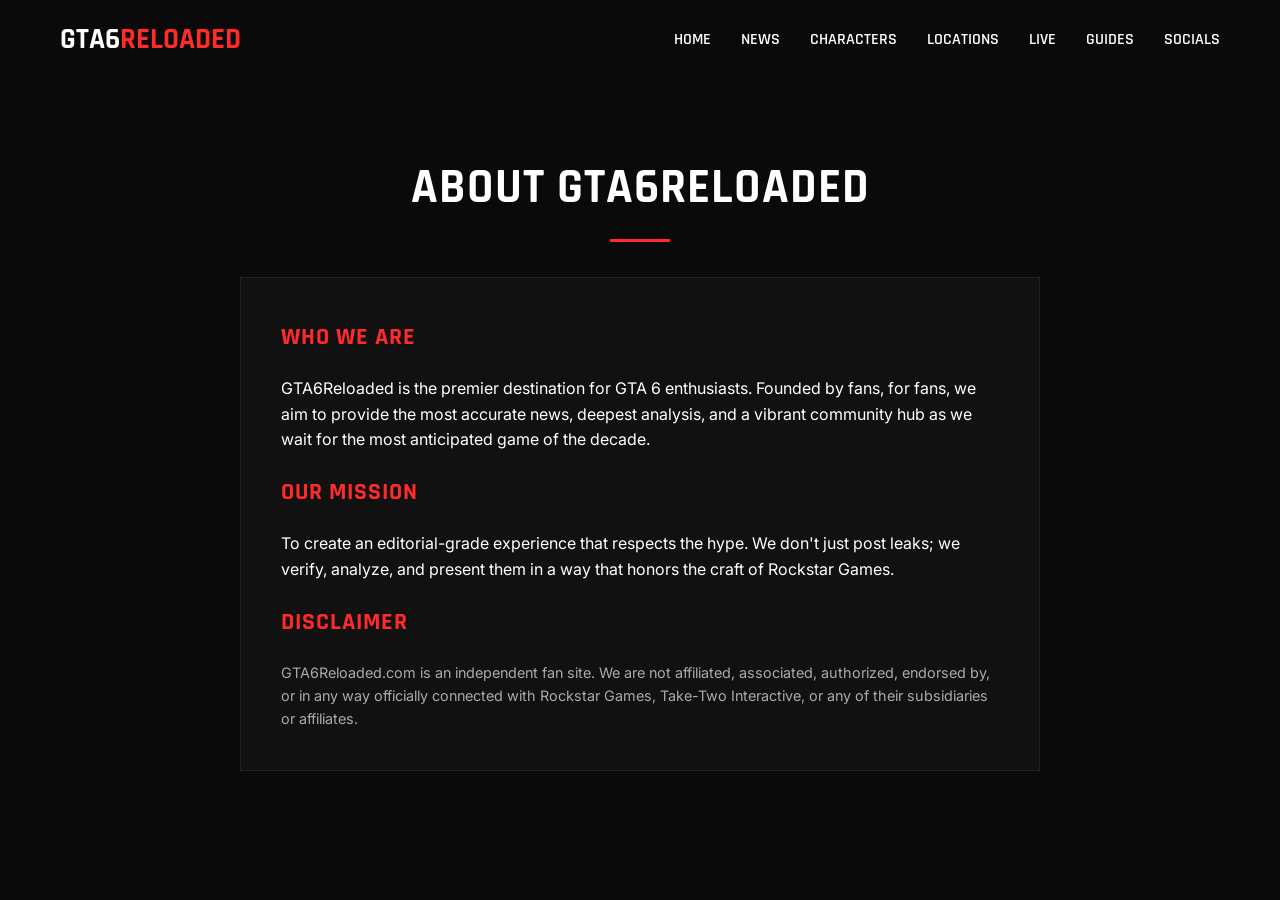
<file: public/about.html>
<!DOCTYPE html>
<html lang="en">
<head>
    <meta charset="UTF-8">
    <meta name="viewport" content="width=device-width, initial-scale=1.0">
    <title>About Us | GTA 6 Reloaded</title>
    <link rel="stylesheet" href="css/styles.css">
    <link rel="stylesheet" href="https://cdnjs.cloudflare.com/ajax/libs/font-awesome/6.4.0/css/all.min.css">
</head>
<body>
    <header>
        <div class="container nav-container">
            <a href="index.html" class="logo">GTA6<span>RELOADED</span></a>
            <nav class="nav-links">
                <a href="index.html">Home</a>
                <a href="news.html">News</a>
                <a href="characters.html">Characters</a>
                <a href="locations.html">Locations</a>
                <a href="livestream.html">Live</a>
                <a href="guides.html">Guides</a>
                <a href="socials.html">Socials</a>
            </nav>
        </div>
    </header>

    <main class="container">
        <section style="padding-top: 150px; max-width: 800px; margin: 0 auto;">
            <h1 class="section-title fade-in">About GTA6Reloaded</h1>
            <div class="fade-in" style="background: #111; padding: 40px; border: 1px solid #222;">
                <h2 class="heading-font" style="color: var(--primary-red); margin-bottom: 20px;">Who We Are</h2>
                <p style="margin-bottom: 20px;">GTA6Reloaded is the premier destination for GTA 6 enthusiasts. Founded by fans, for fans, we aim to provide the most accurate news, deepest analysis, and a vibrant community hub as we wait for the most anticipated game of the decade.</p>
                
                <h2 class="heading-font" style="color: var(--primary-red); margin-bottom: 20px;">Our Mission</h2>
                <p style="margin-bottom: 20px;">To create an editorial-grade experience that respects the hype. We don't just post leaks; we verify, analyze, and present them in a way that honors the craft of Rockstar Games.</p>
                
                <h2 class="heading-font" style="color: var(--primary-red); margin-bottom: 20px;">Disclaimer</h2>
                <p style="font-size: 0.9rem; color: var(--text-muted);">GTA6Reloaded.com is an independent fan site. We are not affiliated, associated, authorized, endorsed by, or in any way officially connected with Rockstar Games, Take-Two Interactive, or any of their subsidiaries or affiliates.</p>
            </div>
        </section>
    </main>

    <script src="js/script.js"></script>
</body>
</html>
</file>
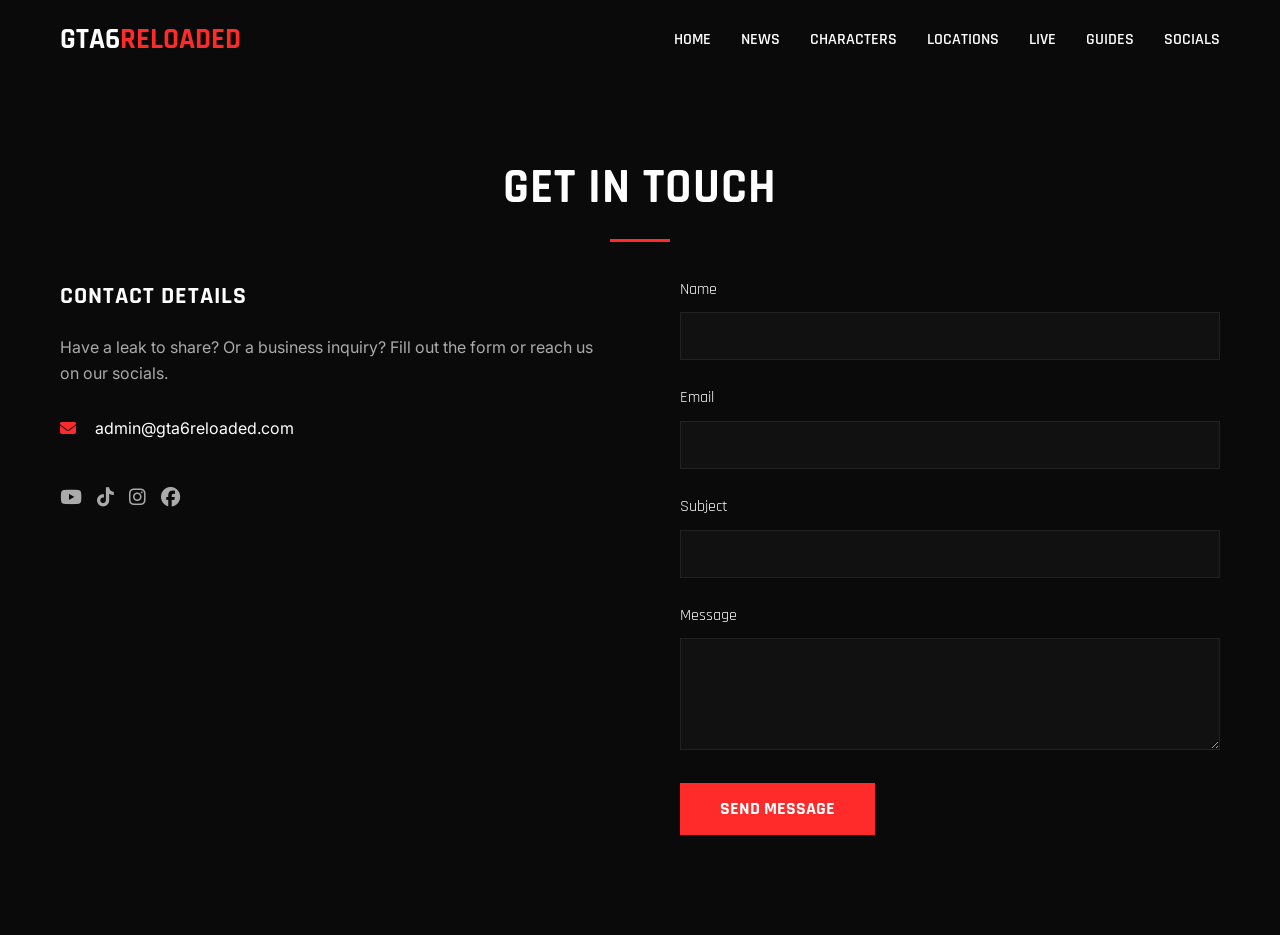
<file: public/contact.html>
<!DOCTYPE html>
<html lang="en">
<head>
    <meta charset="UTF-8">
    <meta name="viewport" content="width=device-width, initial-scale=1.0">
    <title>Contact Us | GTA 6 Reloaded</title>
    <link rel="stylesheet" href="css/styles.css">
    <link rel="stylesheet" href="https://cdnjs.cloudflare.com/ajax/libs/font-awesome/6.4.0/css/all.min.css">
</head>
<body>
    <header>
        <div class="container nav-container">
            <a href="index.html" class="logo">GTA6<span>RELOADED</span></a>
            <nav class="nav-links">
                <a href="index.html">Home</a>
                <a href="news.html">News</a>
                <a href="characters.html">Characters</a>
                <a href="locations.html">Locations</a>
                <a href="livestream.html">Live</a>
                <a href="guides.html">Guides</a>
                <a href="socials.html">Socials</a>
            </nav>
        </div>
    </header>

    <main class="container">
        <section style="padding-top: 150px;">
            <h1 class="section-title fade-in">Get In Touch</h1>
            <div class="contact-container fade-in">
                <div class="contact-info">
                    <h2 class="heading-font" style="margin-bottom: 20px;">Contact Details</h2>
                    <p style="color: var(--text-muted); margin-bottom: 30px;">Have a leak to share? Or a business inquiry? Fill out the form or reach us on our socials.</p>
                    
                    <div style="margin-bottom: 20px;">
                        <i class="fas fa-envelope" style="color: var(--primary-red); margin-right: 15px;"></i>
                        <span>admin@gta6reloaded.com</span>
                    </div>
                    
                    <div class="social-top" style="margin-top: 40px; font-size: 2rem;">
                        <a href="https://www.youtube.com/@gta6reloadedlive" target="_blank"><i class="fab fa-youtube"></i></a>
                        <a href="#"><i class="fab fa-tiktok"></i></a>
                        <a href="#"><i class="fab fa-instagram"></i></a>
                        <a href="https://web.facebook.com/gta6reloadedlive" target="_blank"><i class="fab fa-facebook"></i></a>
                    </div>
                </div>

                <form class="contact-form" action="https://formspree.io/f/your-id" method="POST">
                    <div class="form-group">
                        <label>Name</label>
                        <input type="text" name="name" required>
                    </div>
                    <div class="form-group">
                        <label>Email</label>
                        <input type="email" name="email" required>
                    </div>
                    <div class="form-group">
                        <label>Subject</label>
                        <input type="text" name="subject" required>
                    </div>
                    <div class="form-group">
                        <label>Message</label>
                        <textarea name="message" rows="5" required></textarea>
                    </div>
                    <button type="submit" class="btn">Send Message</button>
                </form>
            </div>
        </section>
    </main>

    <script src="js/script.js"></script>
</body>
</html>
</file>
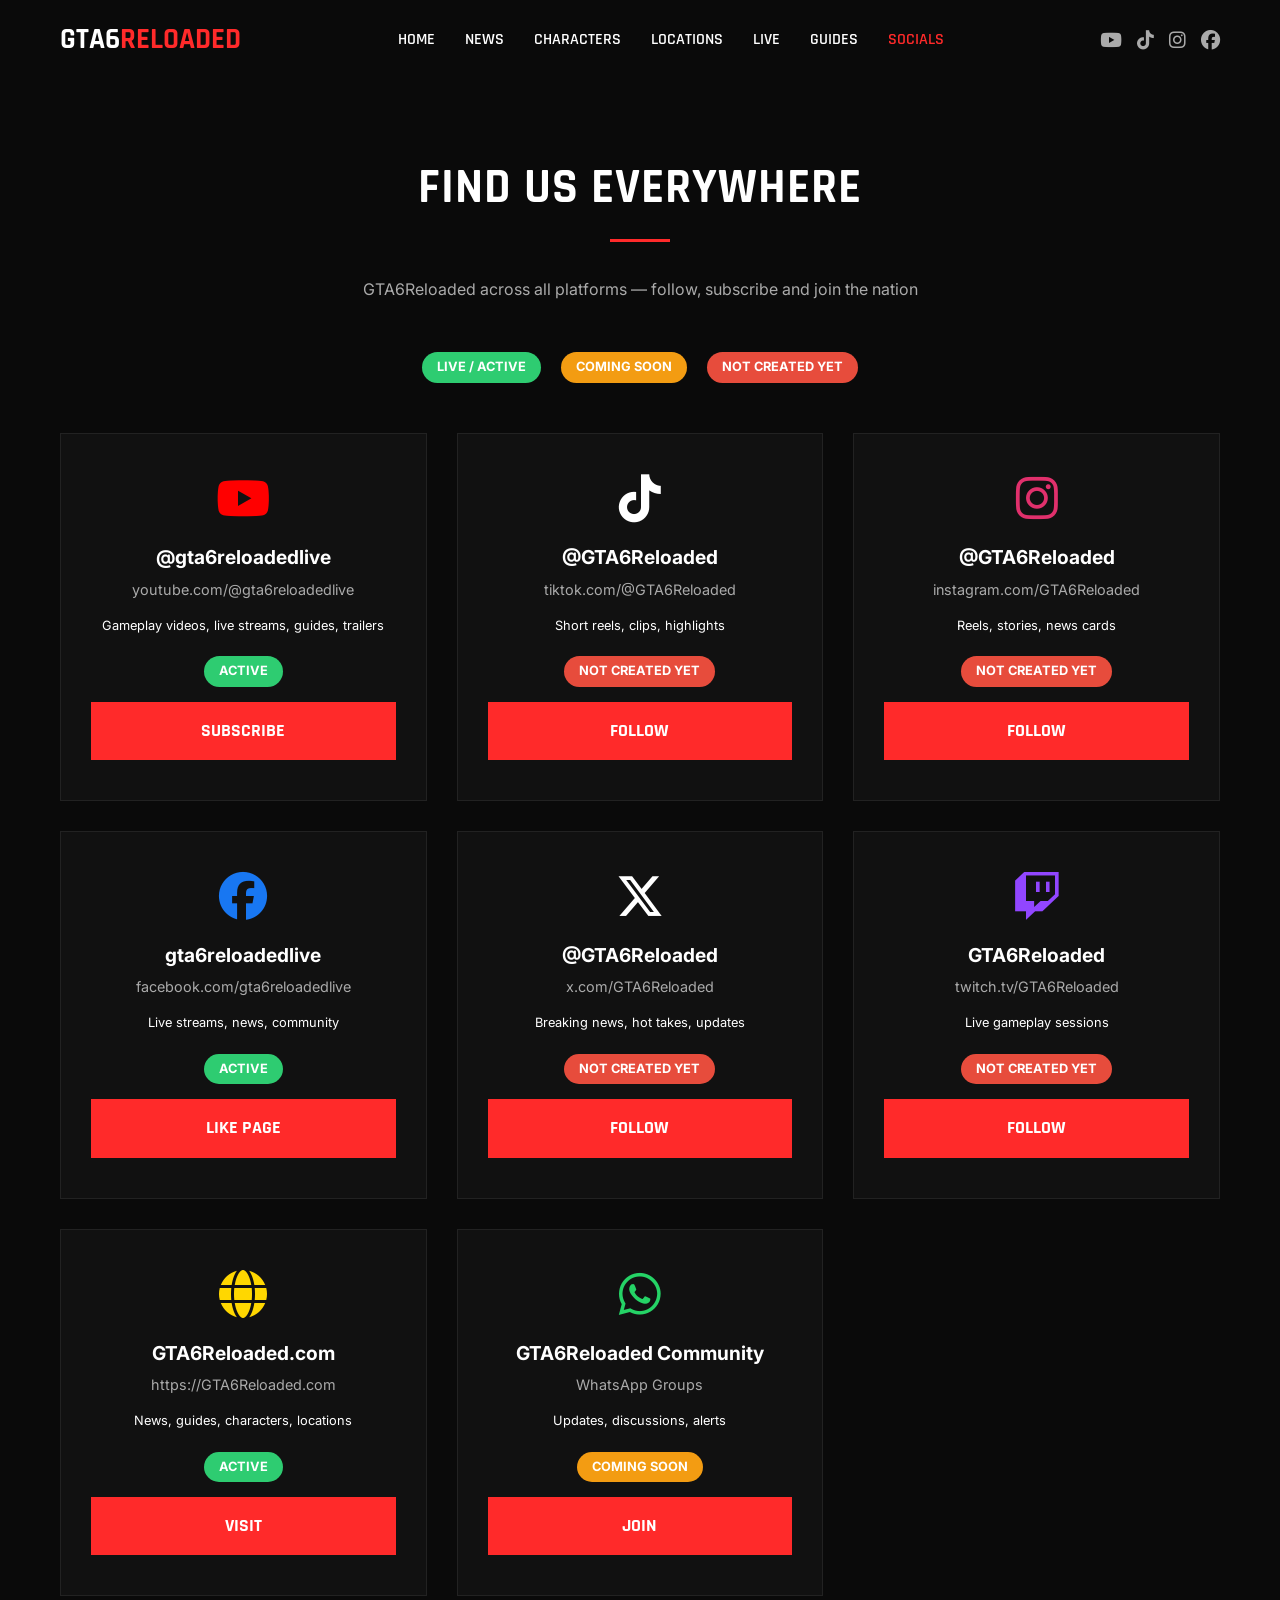
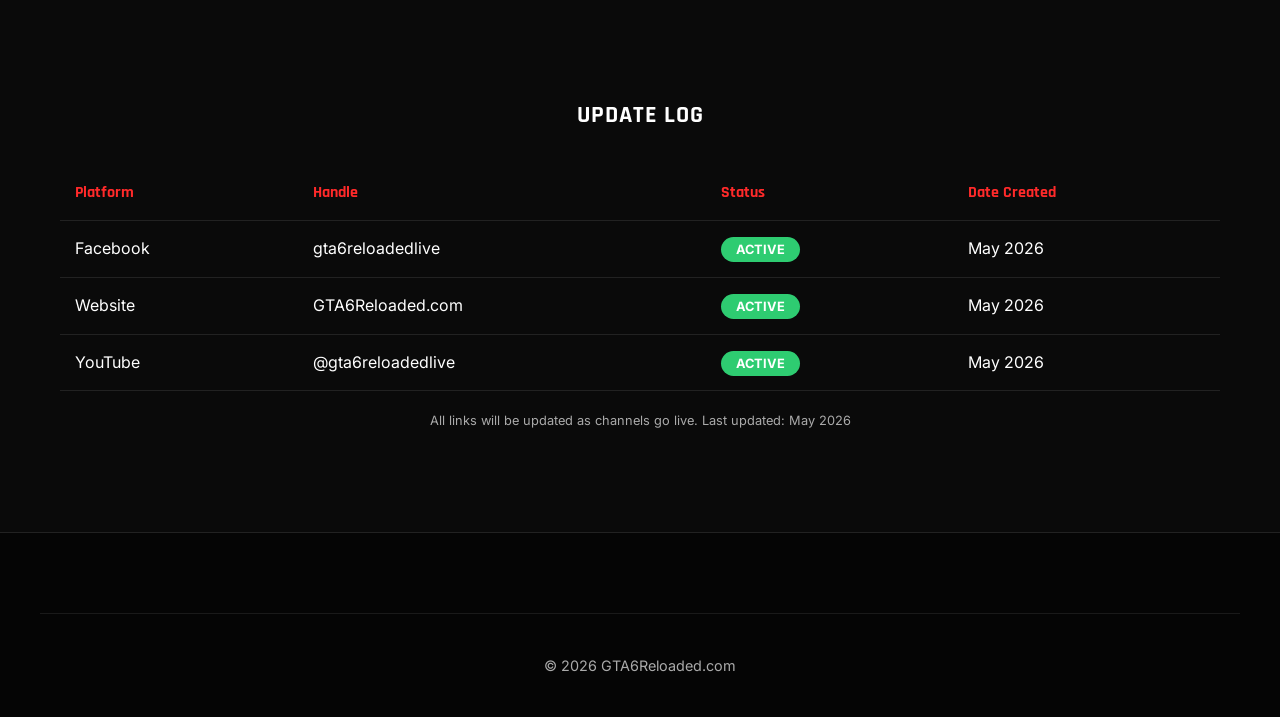
<file: public/socials.html>
<!DOCTYPE html>
<html lang="en">
<head>
    <meta charset="UTF-8">
    <meta name="viewport" content="width=device-width, initial-scale=1.0">
    <title>Social Hub | GTA 6 Reloaded</title>
    <link rel="stylesheet" href="css/styles.css">
    <link rel="stylesheet" href="https://cdnjs.cloudflare.com/ajax/libs/font-awesome/6.4.0/css/all.min.css">
</head>
<body>
    <header>
        <div class="container nav-container">
            <a href="index.html" class="logo">GTA6<span>RELOADED</span></a>
            <nav class="nav-links">
                <a href="index.html">Home</a>
                <a href="news.html">News</a>
                <a href="characters.html">Characters</a>
                <a href="locations.html">Locations</a>
                <a href="livestream.html">Live</a>
                <a href="guides.html">Guides</a>
                <a href="socials.html" class="active">Socials</a>
            </nav>
            <div class="social-top">
                <a href="https://www.youtube.com/@gta6reloadedlive" target="_blank"><i class="fab fa-youtube"></i></a>
                <a href="#"><i class="fab fa-tiktok"></i></a>
                <a href="#"><i class="fab fa-instagram"></i></a>
                <a href="https://web.facebook.com/gta6reloadedlive" target="_blank"><i class="fab fa-facebook"></i></a>
                <div class="menu-toggle">
                    <span></span><span></span><span></span>
                </div>
            </div>
        </div>
    </header>

    <main class="container">
        <section style="padding-top: 150px; text-align: center;">
            <h1 class="section-title fade-in">Find Us Everywhere</h1>
            <p class="fade-in" style="color: var(--text-muted); margin-bottom: 50px;">GTA6Reloaded across all platforms — follow, subscribe and join the nation</p>

            <div class="status-legend fade-in">
                <span class="status-badge status-active">LIVE / ACTIVE</span>
                <span class="status-badge status-soon">COMING SOON</span>
                <span class="status-badge status-none">NOT CREATED YET</span>
            </div>

            <div class="grid grid-3">
                <!-- YouTube -->
                <div class="card social-card fade-in">
                    <i class="fab fa-youtube social-icon" style="color: #ff0000;"></i>
                    <div class="social-handle">@gta6reloadedlive</div>
                    <div class="social-url">youtube.com/@gta6reloadedlive</div>
                    <p style="font-size: 0.8rem; margin-bottom: 20px;">Gameplay videos, live streams, guides, trailers</p>
                    <span class="status-badge status-active" style="margin-bottom: 15px;">Active</span>
                    <a href="https://www.youtube.com/@gta6reloadedlive" target="_blank" class="btn" style="width: 100%;">Subscribe</a>
                </div>

                <!-- TikTok -->
                <div class="card social-card fade-in">
                    <i class="fab fa-tiktok social-icon"></i>
                    <div class="social-handle">@GTA6Reloaded</div>
                    <div class="social-url">tiktok.com/@GTA6Reloaded</div>
                    <p style="font-size: 0.8rem; margin-bottom: 20px;">Short reels, clips, highlights</p>
                    <span class="status-badge status-none" style="margin-bottom: 15px;">Not Created Yet</span>
                    <a href="#" class="btn" style="width: 100%;">Follow</a>
                </div>

                <!-- Instagram -->
                <div class="card social-card fade-in">
                    <i class="fab fa-instagram social-icon" style="color: #e1306c;"></i>
                    <div class="social-handle">@GTA6Reloaded</div>
                    <div class="social-url">instagram.com/GTA6Reloaded</div>
                    <p style="font-size: 0.8rem; margin-bottom: 20px;">Reels, stories, news cards</p>
                    <span class="status-badge status-none" style="margin-bottom: 15px;">Not Created Yet</span>
                    <a href="#" class="btn" style="width: 100%;">Follow</a>
                </div>

                <!-- Facebook -->
                <div class="card social-card fade-in">
                    <i class="fab fa-facebook social-icon" style="color: #1877f2;"></i>
                    <div class="social-handle">gta6reloadedlive</div>
                    <div class="social-url">facebook.com/gta6reloadedlive</div>
                    <p style="font-size: 0.8rem; margin-bottom: 20px;">Live streams, news, community</p>
                    <span class="status-badge status-active" style="margin-bottom: 15px;">Active</span>
                    <a href="https://web.facebook.com/gta6reloadedlive" target="_blank" class="btn" style="width: 100%;">Like Page</a>
                </div>

                <!-- X -->
                <div class="card social-card fade-in">
                    <i class="fab fa-x-twitter social-icon"></i>
                    <div class="social-handle">@GTA6Reloaded</div>
                    <div class="social-url">x.com/GTA6Reloaded</div>
                    <p style="font-size: 0.8rem; margin-bottom: 20px;">Breaking news, hot takes, updates</p>
                    <span class="status-badge status-none" style="margin-bottom: 15px;">Not Created Yet</span>
                    <a href="#" class="btn" style="width: 100%;">Follow</a>
                </div>

                <!-- Twitch -->
                <div class="card social-card fade-in">
                    <i class="fab fa-twitch social-icon" style="color: #9146ff;"></i>
                    <div class="social-handle">GTA6Reloaded</div>
                    <div class="social-url">twitch.tv/GTA6Reloaded</div>
                    <p style="font-size: 0.8rem; margin-bottom: 20px;">Live gameplay sessions</p>
                    <span class="status-badge status-none" style="margin-bottom: 15px;">Not Created Yet</span>
                    <a href="#" class="btn" style="width: 100%;">Follow</a>
                </div>

                <!-- Website -->
                <div class="card social-card fade-in">
                    <i class="fas fa-globe social-icon" style="color: var(--secondary-gold);"></i>
                    <div class="social-handle">GTA6Reloaded.com</div>
                    <div class="social-url">https://GTA6Reloaded.com</div>
                    <p style="font-size: 0.8rem; margin-bottom: 20px;">News, guides, characters, locations</p>
                    <span class="status-badge status-active" style="margin-bottom: 15px;">Active</span>
                    <a href="index.html" class="btn" style="width: 100%;">Visit</a>
                </div>

                <!-- WhatsApp -->
                <div class="card social-card fade-in">
                    <i class="fab fa-whatsapp social-icon" style="color: #25d366;"></i>
                    <div class="social-handle">GTA6Reloaded Community</div>
                    <div class="social-url">WhatsApp Groups</div>
                    <p style="font-size: 0.8rem; margin-bottom: 20px;">Updates, discussions, alerts</p>
                    <span class="status-badge status-soon" style="margin-bottom: 15px;">Coming Soon</span>
                    <a href="#" class="btn" style="width: 100%;">Join</a>
                </div>
            </div>

            <div class="fade-in" style="margin-top: 100px;">
                <h2 class="heading-font">Update Log</h2>
                <table class="data-table">
                    <thead>
                        <tr>
                            <th>Platform</th>
                            <th>Handle</th>
                            <th>Status</th>
                            <th>Date Created</th>
                        </tr>
                    </thead>
                    <tbody>
                        <tr>
                            <td>Facebook</td>
                            <td>gta6reloadedlive</td>
                            <td><span class="status-badge status-active">Active</span></td>
                            <td>May 2026</td>
                        </tr>
                        <tr>
                            <td>Website</td>
                            <td>GTA6Reloaded.com</td>
                            <td><span class="status-badge status-active">Active</span></td>
                            <td>May 2026</td>
                        </tr>
                        <tr>
                            <td>YouTube</td>
                            <td>@gta6reloadedlive</td>
                            <td><span class="status-badge status-active">Active</span></td>
                            <td>May 2026</td>
                        </tr>
                    </tbody>
                </table>
                <p style="color: var(--text-muted); font-size: 0.8rem; margin-top: 20px;">All links will be updated as channels go live. Last updated: May 2026</p>
            </div>
        </section>
    </main>

    <footer>
        <div class="container footer-bottom">
            <p>&copy; 2026 GTA6Reloaded.com</p>
        </div>
    </footer>

    <script src="js/script.js"></script>
</body>
</html>
</file>
<file: public/css/styles.css>
@import url('https://fonts.googleapis.com/css2?family=Rajdhani:wght@400;500;600;700&family=Inter:wght@300;400;500;600;700&display=swap');

:root {
    --bg-color: #0a0a0a;
    --card-bg: #111111;
    --card-border: #222222;
    --primary-red: #ff2a2a;
    --secondary-gold: #ffd700;
    --text-primary: #ffffff;
    --text-muted: #aaaaaa;
    --font-heading: 'Rajdhani', sans-serif;
    --font-body: 'Inter', sans-serif;
    --container-width: 1200px;
    --nav-height: 80px;
    --transition-fast: 0.3s ease;
    --transition-slow: 0.6s ease;
}

* {
    margin: 0;
    padding: 0;
    box-sizing: border-box;
}

html {
    scroll-behavior: smooth;
}

body {
    background-color: var(--bg-color);
    color: var(--text-primary);
    font-family: var(--font-body);
    line-height: 1.6;
    overflow-x: hidden;
}

h1, h2, h3, h4, .heading-font {
    font-family: var(--font-heading);
    text-transform: uppercase;
    letter-spacing: 1px;
}

a {
    text-decoration: none;
    color: inherit;
    transition: var(--transition-fast);
}

ul {
    list-style: none;
}

img {
    max-width: 100%;
    display: block;
}

.container {
    max-width: var(--container-width);
    margin: 0 auto;
    padding: 0 20px;
}

/* Scroll Animations */
.fade-in {
    opacity: 0;
    transform: translateY(30px);
    transition: opacity var(--transition-slow), transform var(--transition-slow);
}

.fade-in.visible {
    opacity: 1;
    transform: translateY(0);
}

/* Header & Nav */
header {
    position: fixed;
    top: 0;
    left: 0;
    width: 100%;
    height: var(--nav-height);
    z-index: 1000;
    transition: var(--transition-fast);
    display: flex;
    align-items: center;
}

header.scrolled {
    background-color: rgba(10, 10, 10, 0.95);
    border-bottom: 1px solid var(--card-border);
    height: 70px;
}

.nav-container {
    display: flex;
    justify-content: space-between;
    align-items: center;
    width: 100%;
}

.logo {
    font-family: var(--font-heading);
    font-weight: 700;
    font-size: 1.8rem;
}

.logo span {
    color: var(--primary-red);
}

.nav-links {
    display: flex;
    gap: 30px;
}

.nav-links a {
    font-family: var(--font-heading);
    font-weight: 600;
    font-size: 1rem;
    text-transform: uppercase;
    color: var(--text-primary);
}

.nav-links a:hover, .nav-links a.active {
    color: var(--primary-red);
}

.social-top {
    display: flex;
    gap: 15px;
}

.social-top a {
    font-size: 1.2rem;
    color: var(--text-muted);
}

.social-top a:hover {
    color: var(--primary-red);
}

.menu-toggle {
    display: none;
    flex-direction: column;
    gap: 6px;
    cursor: pointer;
}

.menu-toggle span {
    width: 30px;
    height: 2px;
    background-color: var(--text-primary);
    transition: var(--transition-fast);
}

/* Hero Section */
.hero {
    height: 100vh;
    display: flex;
    flex-direction: column;
    justify-content: center;
    align-items: center;
    text-align: center;
    padding-top: var(--nav-height);
    position: relative;
    overflow: hidden;
}

.hero::before {
    content: '';
    position: absolute;
    top: 0;
    left: 0;
    width: 100%;
    height: 100%;
    background: radial-gradient(circle, transparent 20%, var(--bg-color) 80%);
    z-index: 1;
}

.hero-content {
    position: relative;
    z-index: 2;
}

.hero h1 {
    font-size: 5rem;
    margin-bottom: 10px;
    line-height: 1;
}

.hero p {
    font-size: 1.5rem;
    color: var(--text-muted);
    margin-bottom: 40px;
    letter-spacing: 4px;
}

/* Countdown */
.countdown {
    display: flex;
    gap: 40px;
    margin-bottom: 50px;
    justify-content: center;
}

.countdown-item {
    display: flex;
    flex-direction: column;
    align-items: center;
}

.countdown-digits {
    font-family: var(--font-heading);
    font-size: 4rem;
    font-weight: 700;
    color: var(--primary-red);
    line-height: 1;
}

.countdown-label {
    font-family: var(--font-heading);
    font-size: 0.9rem;
    color: var(--text-muted);
    text-transform: uppercase;
    margin-top: 5px;
}

/* Buttons */
.btn {
    display: inline-block;
    padding: 15px 40px;
    background-color: var(--primary-red);
    color: var(--text-primary);
    font-family: var(--font-heading);
    font-weight: 700;
    text-transform: uppercase;
    border: none;
    cursor: pointer;
    font-size: 1.1rem;
    transition: var(--transition-fast);
}

.btn:hover {
    background-color: var(--secondary-gold);
    color: var(--bg-color);
}

/* Sections */
section {
    padding: 100px 0;
}

.section-title {
    font-size: 3rem;
    margin-bottom: 50px;
    text-align: center;
    position: relative;
}

.section-title::after {
    content: '';
    position: absolute;
    bottom: -15px;
    left: 50%;
    transform: translateX(-50%);
    width: 60px;
    height: 3px;
    background-color: var(--primary-red);
}

/* Cards Grid */
.grid {
    display: grid;
    gap: 30px;
}

.grid-3 {
    grid-template-columns: repeat(3, 1fr);
}

.grid-2 {
    grid-template-columns: repeat(2, 1fr);
}

/* Card Style */
.card {
    display: block;
    background-color: var(--card-bg);
    border: 1px solid var(--card-border);
    padding: 0;
    transition: var(--transition-fast);
    overflow: hidden;
    position: relative;
    color: inherit;
    text-decoration: none;
}

.card:hover {
    border-color: var(--primary-red);
}

.card-img {
    width: 100%;
    height: 220px;
    background-color: #1a1a1a;
    display: flex;
    align-items: center;
    justify-content: center;
    position: relative;
    overflow: hidden;
}

.card-img img {
    width: 100%;
    height: 100%;
    object-fit: cover;
    transition: transform 0.5s ease;
}

.card:hover .card-img img {
    transform: scale(1.05);
}

.card-content {
    padding: 25px;
}

.card-category {
    color: var(--primary-red);
    font-family: var(--font-heading);
    font-weight: 600;
    font-size: 0.8rem;
    text-transform: uppercase;
    margin-bottom: 10px;
    display: block;
}

.card-title {
    font-size: 1.5rem;
    margin-bottom: 15px;
}

.card-excerpt {
    color: var(--text-muted);
    font-size: 0.95rem;
    margin-bottom: 20px;
}

/* Newsletter Section */
.newsletter {
    background-color: #111;
    text-align: center;
}

.newsletter-form {
    max-width: 600px;
    margin: 40px auto 0;
    display: flex;
    gap: 10px;
}

.newsletter-form input {
    flex: 1;
    padding: 15px 20px;
    background-color: var(--bg-color);
    border: 1px solid var(--card-border);
    color: var(--text-primary);
    font-family: var(--font-body);
}

.newsletter-form input:focus {
    outline: none;
    border-color: var(--primary-red);
}

/* Footer */
footer {
    padding: 80px 0 40px;
    border-top: 1px solid var(--card-border);
    background-color: #050505;
}

.footer-content {
    display: grid;
    grid-template-columns: 2fr 1fr 1fr 1fr;
    gap: 50px;
    margin-bottom: 60px;
}

.footer-logo .logo {
    margin-bottom: 20px;
}

.footer-tagline {
    color: var(--text-muted);
    margin-bottom: 20px;
}

.footer-links h4 {
    margin-bottom: 25px;
    color: var(--primary-red);
}

.footer-links ul li {
    margin-bottom: 12px;
}

.footer-links ul li a {
    color: var(--text-muted);
}

.footer-links ul li a:hover {
    color: var(--text-primary);
    padding-left: 5px;
}

.footer-bottom {
    text-align: center;
    border-top: 1px solid #1a1a1a;
    padding-top: 40px;
    color: var(--text-muted);
    font-size: 0.9rem;
}

.disclaimer {
    margin-top: 10px;
    font-size: 0.8rem;
    opacity: 0.6;
}

/* Characters Page */
.character-section {
    display: flex;
    align-items: center;
    gap: 60px;
    margin-bottom: 120px;
}

.character-section:nth-child(even) {
    flex-direction: row-reverse;
}

.char-img {
    flex: 1;
    height: 600px;
    background-color: #111;
    border: 1px solid var(--card-border);
    position: relative;
}

.char-img img {
    width: 100%;
    height: 100%;
    object-fit: cover;
}

.char-name-overlay {
    position: absolute;
    bottom: 20px;
    left: 20px;
    background-color: var(--primary-red);
    padding: 10px 20px;
    font-family: var(--font-heading);
    font-weight: 700;
    font-size: 1.5rem;
}

.char-info {
    flex: 1;
}

.role-badge {
    display: inline-block;
    padding: 5px 15px;
    background-color: #222;
    color: var(--secondary-gold);
    font-family: var(--font-heading);
    font-size: 0.9rem;
    margin-bottom: 15px;
    border: 1px solid var(--secondary-gold);
}

.char-actor {
    display: block;
    color: var(--text-muted);
    margin-bottom: 20px;
    font-style: italic;
}

/* Locations Page */
.location-grid {
    display: grid;
    grid-template-columns: repeat(2, 1fr);
    gap: 40px;
}

.location-card {
    height: 400px;
    position: relative;
    overflow: hidden;
    border: 1px solid var(--card-border);
}

.location-card img {
    width: 100%;
    height: 100%;
    object-fit: cover;
}

.location-overlay {
    position: absolute;
    top: 0;
    left: 0;
    width: 100%;
    height: 100%;
    background: linear-gradient(transparent, rgba(0,0,0,0.9));
    display: flex;
    flex-direction: column;
    justify-content: flex-end;
    padding: 30px;
}

/* Socials Page */
.status-legend {
    display: flex;
    gap: 20px;
    justify-content: center;
    margin-bottom: 50px;
}

.status-badge {
    padding: 5px 15px;
    border-radius: 20px;
    font-size: 0.8rem;
    font-weight: 700;
    text-transform: uppercase;
}

.status-active { background-color: #2ecc71; color: #fff; }
.status-soon { background-color: #f39c12; color: #fff; }
.status-none { background-color: #e74c3c; color: #fff; }

.social-card {
    display: flex;
    flex-direction: column;
    align-items: center;
    text-align: center;
    padding: 40px 30px;
}

.social-icon {
    font-size: 3rem;
    margin-bottom: 20px;
}

.social-handle {
    font-weight: 700;
    font-size: 1.2rem;
    margin-bottom: 5px;
}

.social-url {
    color: var(--text-muted);
    font-size: 0.9rem;
    margin-bottom: 15px;
}

/* Table */
.data-table {
    width: 100%;
    border-collapse: collapse;
    margin-top: 30px;
}

.data-table th, .data-table td {
    padding: 15px;
    text-align: left;
    border-bottom: 1px solid var(--card-border);
}

.data-table th {
    font-family: var(--font-heading);
    color: var(--primary-red);
}

/* Forms */
.contact-container {
    display: grid;
    grid-template-columns: 1fr 1fr;
    gap: 80px;
}

.contact-form .form-group {
    margin-bottom: 25px;
}

.contact-form label {
    display: block;
    margin-bottom: 10px;
    font-family: var(--font-heading);
}

.contact-form input, .contact-form textarea {
    width: 100%;
    padding: 15px;
    background-color: var(--card-bg);
    border: 1px solid var(--card-border);
    color: var(--text-primary);
    font-family: var(--font-body);
}

.contact-form input:focus, .contact-form textarea:focus {
    outline: none;
    border-color: var(--primary-red);
}

/* Responsive */
@media (max-width: 992px) {
    .grid-3 { grid-template-columns: repeat(2, 1fr); }
    .footer-content { grid-template-columns: 1fr 1fr; }
    .hero h1 { font-size: 4rem; }
    .character-section, .character-section:nth-child(even) { flex-direction: column; }
    .char-img { width: 100%; height: 400px; }
    .contact-container { grid-template-columns: 1fr; }
}

@media (max-width: 768px) {
    .nav-links {
        display: none;
        position: fixed;
        top: var(--nav-height);
        left: 0;
        width: 100%;
        background-color: var(--bg-color);
        flex-direction: column;
        padding: 40px;
        text-align: center;
        border-bottom: 1px solid var(--card-border);
    }

    .nav-links.active {
        display: flex;
    }

    .menu-toggle { display: flex; }
    .grid-3, .grid-2, .location-grid { grid-template-columns: 1fr; }
    .hero h1 { font-size: 3rem; }
    .countdown { gap: 15px; }
    .countdown-digits { font-size: 2.5rem; }
    .newsletter-form { flex-direction: column; }
}

/* Video Lightbox Modal Styling */
.video-modal {
    display: none;
    position: fixed;
    z-index: 2000;
    left: 0;
    top: 0;
    width: 100%;
    height: 100%;
    overflow: auto;
    background-color: rgba(0, 0, 0, 0.95);
    backdrop-filter: blur(15px);
    align-items: center;
    justify-content: center;
    opacity: 0;
    transition: opacity 0.3s ease;
}

.video-modal.show {
    display: flex;
    opacity: 1;
}

.video-modal-content {
    position: relative;
    background-color: #0b0b0b;
    border: 1px solid var(--card-border);
    width: 90%;
    max-width: 900px;
    box-shadow: 0 15px 50px rgba(255, 42, 42, 0.15);
    animation: zoomIn 0.3s cubic-bezier(0.16, 1, 0.3, 1);
}

@keyframes zoomIn {
    from {
        transform: scale(0.95);
        opacity: 0;
    }
    to {
        transform: scale(1);
        opacity: 1;
    }
}

.video-modal-close {
    position: absolute;
    top: -50px;
    right: 0;
    color: #ffffff;
    font-size: 40px;
    font-weight: 300;
    cursor: pointer;
    line-height: 1;
    transition: var(--transition-fast);
}

.video-modal-close:hover {
    color: var(--primary-red);
    transform: scale(1.1);
}

.video-container {
    position: relative;
    padding-bottom: 56.25%; /* 16:9 Aspect Ratio */
    height: 0;
    overflow: hidden;
}

.video-container iframe {
    position: absolute;
    top: 0;
    left: 0;
    width: 100%;
    height: 100%;
    border: none;
}

.video-modal-footer {
    padding: 25px;
    border-top: 1px solid var(--card-border);
    background-color: #0f0f0f;
}

.video-modal-btn {
    display: inline-flex;
    align-items: center;
    gap: 10px;
    padding: 10px 20px;
    background-color: var(--primary-red);
    color: #fff;
    font-family: var(--font-heading);
    font-weight: 700;
    text-transform: uppercase;
    font-size: 0.9rem;
    margin-top: 15px;
    transition: var(--transition-fast);
}

.video-modal-btn:hover {
    background-color: var(--secondary-gold);
    color: var(--bg-color);
}
</file>
